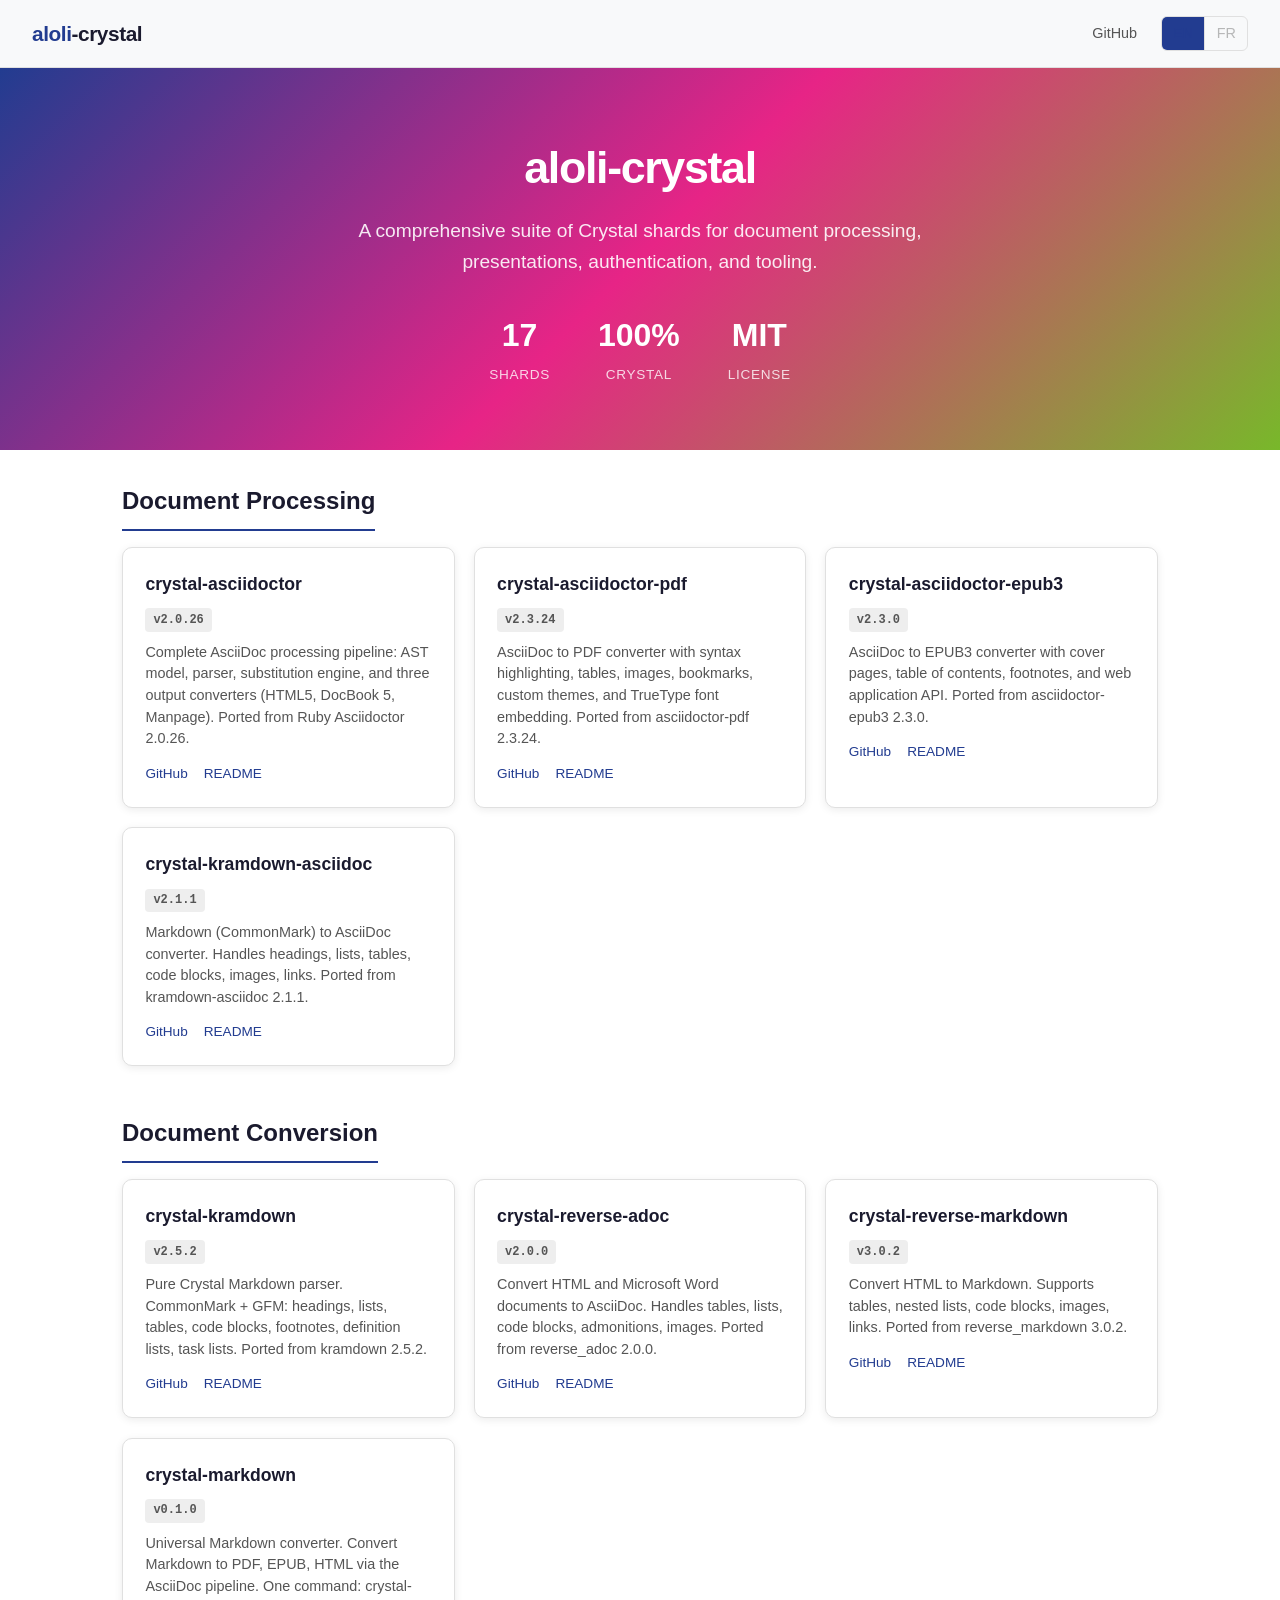
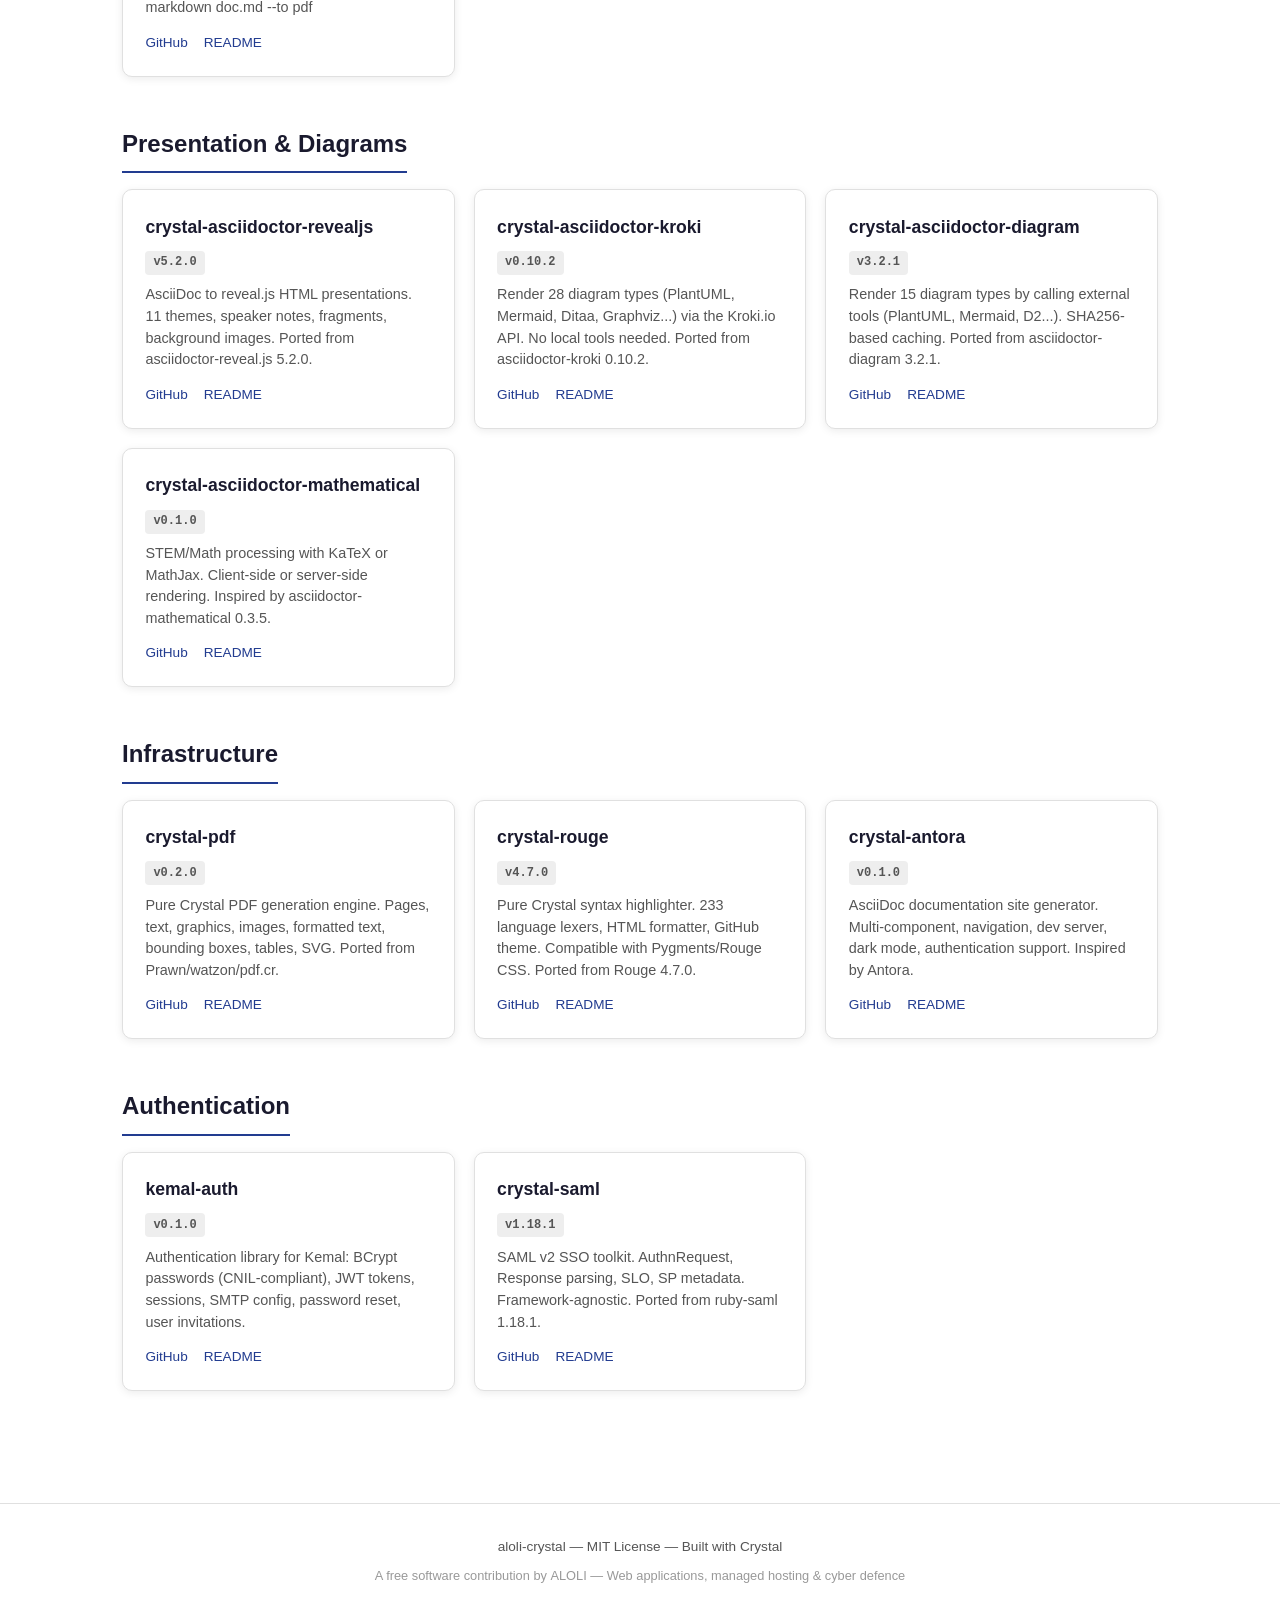
<file: index.html>
<!DOCTYPE html>
<html lang="en">
<head>
  <meta charset="UTF-8">
  <meta name="viewport" content="width=device-width, initial-scale=1.0">
  <title>aloli-crystal -- Crystal Ecosystem</title>
  <meta name="description" content="A comprehensive suite of Crystal shards for document processing, presentations, authentication, and tooling.">
  <link rel="stylesheet" href="css/style.css">
</head>
<body>

<div class="top-bar">
  <div class="logo"><span>aloli</span>-crystal</div>
  <nav>
    <a href="https://github.com/aloli-crystal" target="_blank">GitHub</a>
    <div class="lang-switch">
      <a href="index.html" class="active">EN</a>
      <a href="fr/index.html">FR</a>
    </div>
  </nav>
</div>

<section class="hero">
  <h1>aloli-crystal</h1>
  <p>A comprehensive suite of Crystal shards for document processing, presentations, authentication, and tooling.</p>
  <div class="stats">
    <div class="stat">
      <span class="stat-number">17</span>
      <span class="stat-label">Shards</span>
    </div>
    <div class="stat">
      <span class="stat-number">100%</span>
      <span class="stat-label">Crystal</span>
    </div>
    <div class="stat">
      <span class="stat-number">MIT</span>
      <span class="stat-label">License</span>
    </div>
  </div>
</section>

<div class="container">

  <section class="category">
    <h2>Document Processing</h2>
    <div class="shard-grid">
      <div class="shard-card">
        <h3><a href="https://github.com/aloli-crystal/crystal-asciidoctor">crystal-asciidoctor</a></h3>
        <span class="version">v2.0.26</span>
        <p class="description">Complete AsciiDoc processing pipeline: AST model, parser, substitution engine, and three output converters (HTML5, DocBook 5, Manpage). Ported from Ruby Asciidoctor 2.0.26.</p>
        <div class="links">
          <a href="https://github.com/aloli-crystal/crystal-asciidoctor">GitHub</a>
          <a href="https://github.com/aloli-crystal/crystal-asciidoctor">README</a>
        </div>
      </div>
      <div class="shard-card">
        <h3><a href="https://github.com/aloli-crystal/crystal-asciidoctor-pdf">crystal-asciidoctor-pdf</a></h3>
        <span class="version">v2.3.24</span>
        <p class="description">AsciiDoc to PDF converter with syntax highlighting, tables, images, bookmarks, custom themes, and TrueType font embedding. Ported from asciidoctor-pdf 2.3.24.</p>
        <div class="links">
          <a href="https://github.com/aloli-crystal/crystal-asciidoctor-pdf">GitHub</a>
          <a href="https://github.com/aloli-crystal/crystal-asciidoctor-pdf">README</a>
        </div>
      </div>
      <div class="shard-card">
        <h3><a href="https://github.com/aloli-crystal/crystal-asciidoctor-epub3">crystal-asciidoctor-epub3</a></h3>
        <span class="version">v2.3.0</span>
        <p class="description">AsciiDoc to EPUB3 converter with cover pages, table of contents, footnotes, and web application API. Ported from asciidoctor-epub3 2.3.0.</p>
        <div class="links">
          <a href="https://github.com/aloli-crystal/crystal-asciidoctor-epub3">GitHub</a>
          <a href="https://github.com/aloli-crystal/crystal-asciidoctor-epub3">README</a>
        </div>
      </div>
      <div class="shard-card">
        <h3><a href="https://github.com/aloli-crystal/crystal-kramdown-asciidoc">crystal-kramdown-asciidoc</a></h3>
        <span class="version">v2.1.1</span>
        <p class="description">Markdown (CommonMark) to AsciiDoc converter. Handles headings, lists, tables, code blocks, images, links. Ported from kramdown-asciidoc 2.1.1.</p>
        <div class="links">
          <a href="https://github.com/aloli-crystal/crystal-kramdown-asciidoc">GitHub</a>
          <a href="https://github.com/aloli-crystal/crystal-kramdown-asciidoc">README</a>
        </div>
      </div>
    </div>
  </section>

  <section class="category">
    <h2>Document Conversion</h2>
    <div class="shard-grid">
      <div class="shard-card">
        <h3><a href="https://github.com/aloli-crystal/crystal-kramdown">crystal-kramdown</a></h3>
        <span class="version">v2.5.2</span>
        <p class="description">Pure Crystal Markdown parser. CommonMark + GFM: headings, lists, tables, code blocks, footnotes, definition lists, task lists. Ported from kramdown 2.5.2.</p>
        <div class="links">
          <a href="https://github.com/aloli-crystal/crystal-kramdown">GitHub</a>
          <a href="https://github.com/aloli-crystal/crystal-kramdown">README</a>
        </div>
      </div>
      <div class="shard-card">
        <h3><a href="https://github.com/aloli-crystal/crystal-reverse-adoc">crystal-reverse-adoc</a></h3>
        <span class="version">v2.0.0</span>
        <p class="description">Convert HTML and Microsoft Word documents to AsciiDoc. Handles tables, lists, code blocks, admonitions, images. Ported from reverse_adoc 2.0.0.</p>
        <div class="links">
          <a href="https://github.com/aloli-crystal/crystal-reverse-adoc">GitHub</a>
          <a href="https://github.com/aloli-crystal/crystal-reverse-adoc">README</a>
        </div>
      </div>
      <div class="shard-card">
        <h3><a href="https://github.com/aloli-crystal/crystal-reverse-markdown">crystal-reverse-markdown</a></h3>
        <span class="version">v3.0.2</span>
        <p class="description">Convert HTML to Markdown. Supports tables, nested lists, code blocks, images, links. Ported from reverse_markdown 3.0.2.</p>
        <div class="links">
          <a href="https://github.com/aloli-crystal/crystal-reverse-markdown">GitHub</a>
          <a href="https://github.com/aloli-crystal/crystal-reverse-markdown">README</a>
        </div>
      </div>
      <div class="shard-card">
        <h3><a href="https://github.com/aloli-crystal/crystal-markdown">crystal-markdown</a></h3>
        <span class="version">v0.1.0</span>
        <p class="description">Universal Markdown converter. Convert Markdown to PDF, EPUB, HTML via the AsciiDoc pipeline. One command: crystal-markdown doc.md --to pdf</p>
        <div class="links">
          <a href="https://github.com/aloli-crystal/crystal-markdown">GitHub</a>
          <a href="https://github.com/aloli-crystal/crystal-markdown">README</a>
        </div>
      </div>
    </div>
  </section>

  <section class="category">
    <h2>Presentation & Diagrams</h2>
    <div class="shard-grid">
      <div class="shard-card">
        <h3><a href="https://github.com/aloli-crystal/crystal-asciidoctor-revealjs">crystal-asciidoctor-revealjs</a></h3>
        <span class="version">v5.2.0</span>
        <p class="description">AsciiDoc to reveal.js HTML presentations. 11 themes, speaker notes, fragments, background images. Ported from asciidoctor-reveal.js 5.2.0.</p>
        <div class="links">
          <a href="https://github.com/aloli-crystal/crystal-asciidoctor-revealjs">GitHub</a>
          <a href="https://github.com/aloli-crystal/crystal-asciidoctor-revealjs">README</a>
        </div>
      </div>
      <div class="shard-card">
        <h3><a href="https://github.com/aloli-crystal/crystal-asciidoctor-kroki">crystal-asciidoctor-kroki</a></h3>
        <span class="version">v0.10.2</span>
        <p class="description">Render 28 diagram types (PlantUML, Mermaid, Ditaa, Graphviz...) via the Kroki.io API. No local tools needed. Ported from asciidoctor-kroki 0.10.2.</p>
        <div class="links">
          <a href="https://github.com/aloli-crystal/crystal-asciidoctor-kroki">GitHub</a>
          <a href="https://github.com/aloli-crystal/crystal-asciidoctor-kroki">README</a>
        </div>
      </div>
      <div class="shard-card">
        <h3><a href="https://github.com/aloli-crystal/crystal-asciidoctor-diagram">crystal-asciidoctor-diagram</a></h3>
        <span class="version">v3.2.1</span>
        <p class="description">Render 15 diagram types by calling external tools (PlantUML, Mermaid, D2...). SHA256-based caching. Ported from asciidoctor-diagram 3.2.1.</p>
        <div class="links">
          <a href="https://github.com/aloli-crystal/crystal-asciidoctor-diagram">GitHub</a>
          <a href="https://github.com/aloli-crystal/crystal-asciidoctor-diagram">README</a>
        </div>
      </div>
      <div class="shard-card">
        <h3><a href="https://github.com/aloli-crystal/crystal-asciidoctor-mathematical">crystal-asciidoctor-mathematical</a></h3>
        <span class="version">v0.1.0</span>
        <p class="description">STEM/Math processing with KaTeX or MathJax. Client-side or server-side rendering. Inspired by asciidoctor-mathematical 0.3.5.</p>
        <div class="links">
          <a href="https://github.com/aloli-crystal/crystal-asciidoctor-mathematical">GitHub</a>
          <a href="https://github.com/aloli-crystal/crystal-asciidoctor-mathematical">README</a>
        </div>
      </div>
    </div>
  </section>

  <section class="category">
    <h2>Infrastructure</h2>
    <div class="shard-grid">
      <div class="shard-card">
        <h3><a href="https://github.com/aloli-crystal/crystal-pdf">crystal-pdf</a></h3>
        <span class="version">v0.2.0</span>
        <p class="description">Pure Crystal PDF generation engine. Pages, text, graphics, images, formatted text, bounding boxes, tables, SVG. Ported from Prawn/watzon/pdf.cr.</p>
        <div class="links">
          <a href="https://github.com/aloli-crystal/crystal-pdf">GitHub</a>
          <a href="https://github.com/aloli-crystal/crystal-pdf">README</a>
        </div>
      </div>
      <div class="shard-card">
        <h3><a href="https://github.com/aloli-crystal/crystal-rouge">crystal-rouge</a></h3>
        <span class="version">v4.7.0</span>
        <p class="description">Pure Crystal syntax highlighter. 233 language lexers, HTML formatter, GitHub theme. Compatible with Pygments/Rouge CSS. Ported from Rouge 4.7.0.</p>
        <div class="links">
          <a href="https://github.com/aloli-crystal/crystal-rouge">GitHub</a>
          <a href="https://github.com/aloli-crystal/crystal-rouge">README</a>
        </div>
      </div>
      <div class="shard-card">
        <h3><a href="https://github.com/aloli-crystal/crystal-antora">crystal-antora</a></h3>
        <span class="version">v0.1.0</span>
        <p class="description">AsciiDoc documentation site generator. Multi-component, navigation, dev server, dark mode, authentication support. Inspired by Antora.</p>
        <div class="links">
          <a href="https://github.com/aloli-crystal/crystal-antora">GitHub</a>
          <a href="https://github.com/aloli-crystal/crystal-antora">README</a>
        </div>
      </div>
    </div>
  </section>

  <section class="category">
    <h2>Authentication</h2>
    <div class="shard-grid">
      <div class="shard-card">
        <h3><a href="https://github.com/aloli-crystal/kemal-auth">kemal-auth</a></h3>
        <span class="version">v0.1.0</span>
        <p class="description">Authentication library for Kemal: BCrypt passwords (CNIL-compliant), JWT tokens, sessions, SMTP config, password reset, user invitations.</p>
        <div class="links">
          <a href="https://github.com/aloli-crystal/kemal-auth">GitHub</a>
          <a href="https://github.com/aloli-crystal/kemal-auth">README</a>
        </div>
      </div>
      <div class="shard-card">
        <h3><a href="https://github.com/aloli-crystal/crystal-saml">crystal-saml</a></h3>
        <span class="version">v1.18.1</span>
        <p class="description">SAML v2 SSO toolkit. AuthnRequest, Response parsing, SLO, SP metadata. Framework-agnostic. Ported from ruby-saml 1.18.1.</p>
        <div class="links">
          <a href="https://github.com/aloli-crystal/crystal-saml">GitHub</a>
          <a href="https://github.com/aloli-crystal/crystal-saml">README</a>
        </div>
      </div>
    </div>
  </section>

</div>

<footer>
  <p>aloli-crystal — MIT License — Built with Crystal</p>
  <p class="aloli">A free software contribution by <a href="https://aloli.fr" target="_blank">ALOLI</a> — Web applications, managed hosting & cyber defence</p>
</footer>

</body>
</html>
</file>
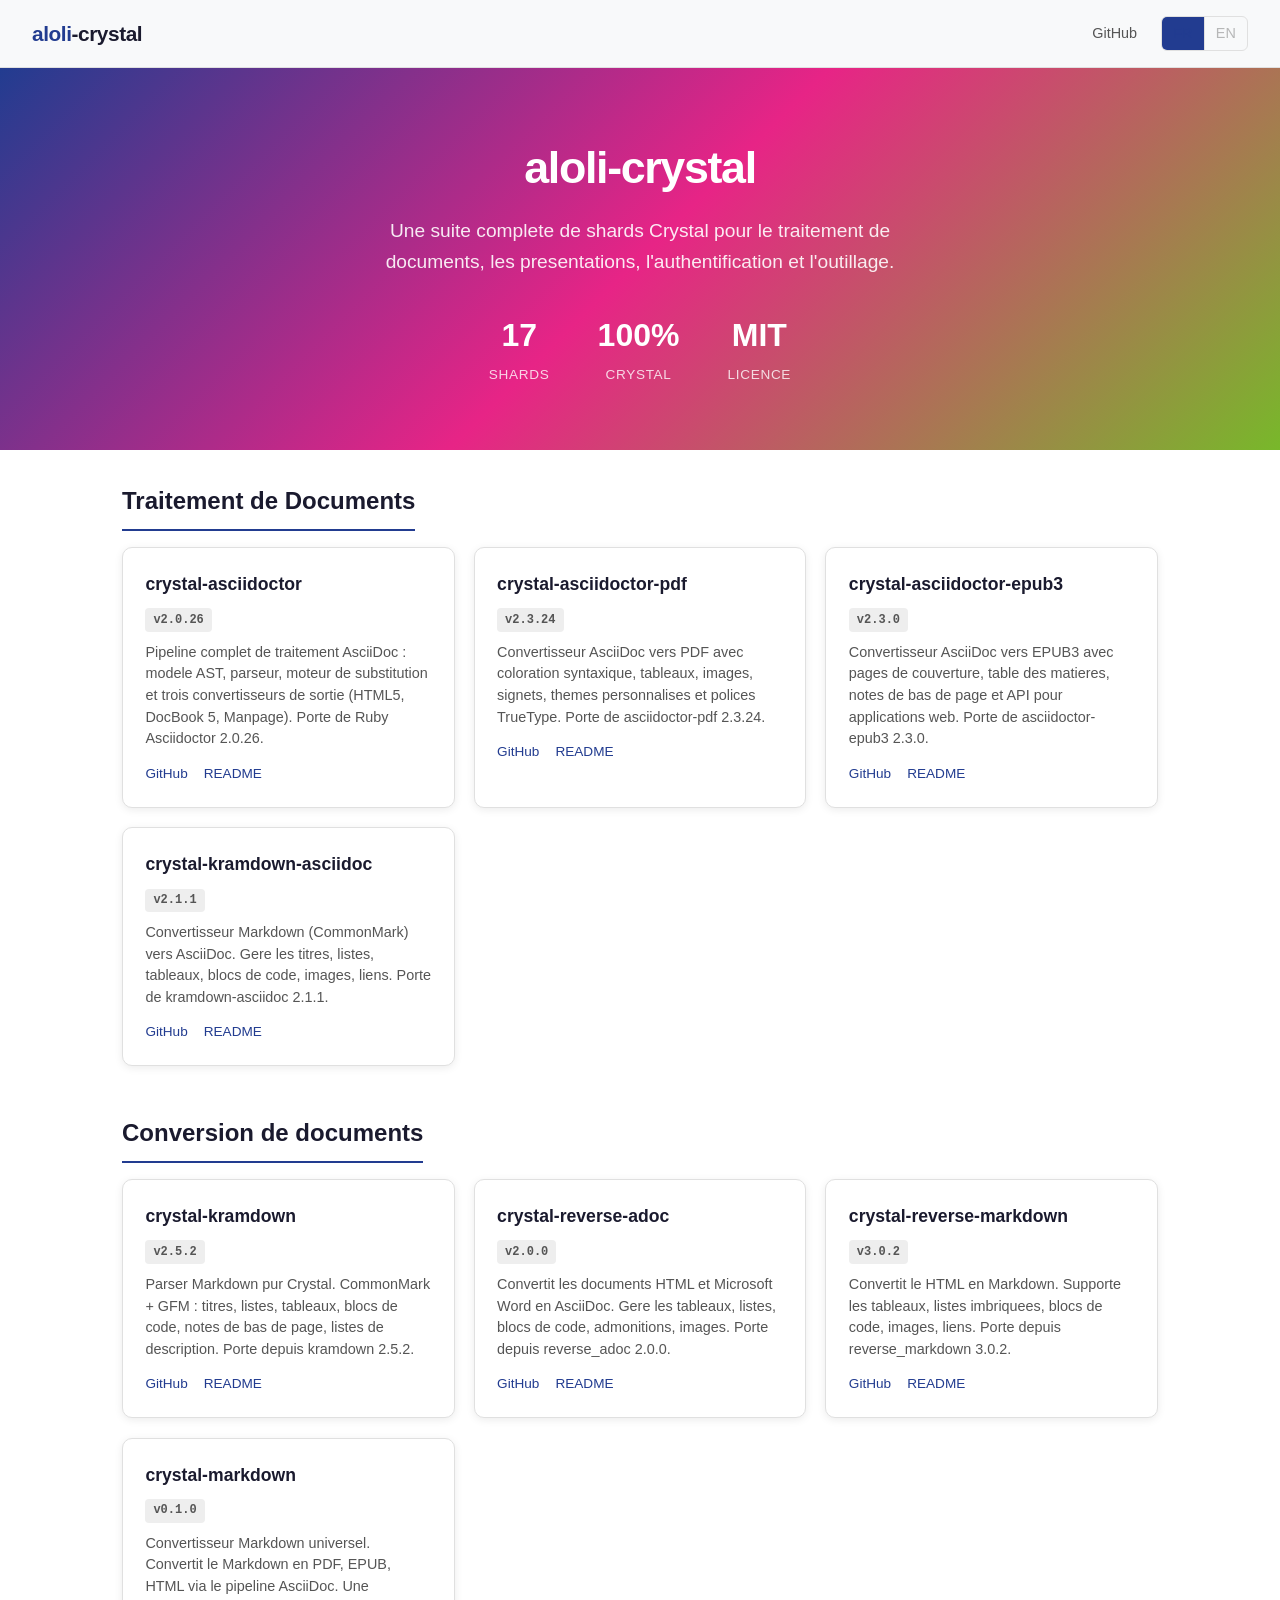
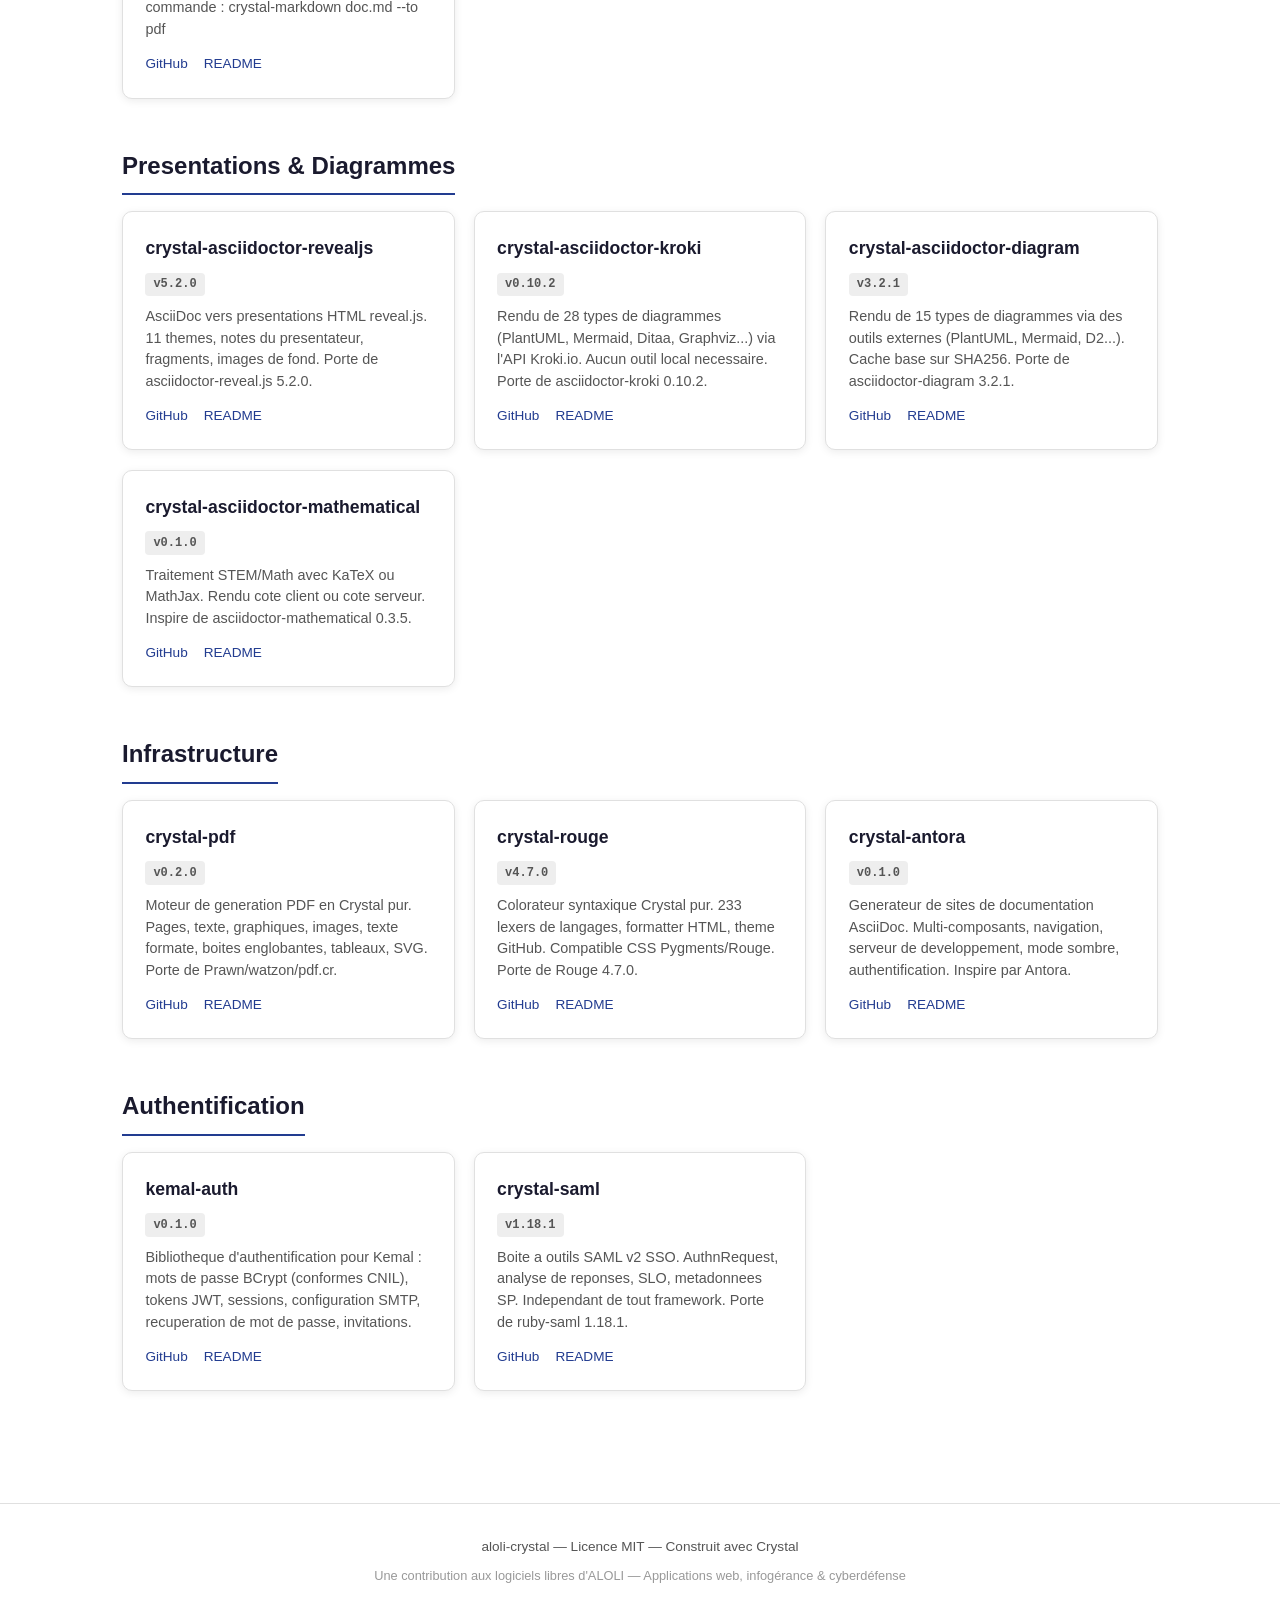
<file: fr/index.html>
<!DOCTYPE html>
<html lang="fr">
<head>
  <meta charset="UTF-8">
  <meta name="viewport" content="width=device-width, initial-scale=1.0">
  <title>aloli-crystal -- Ecosysteme Crystal</title>
  <meta name="description" content="Une suite complete de shards Crystal pour le traitement de documents, les presentations, l'authentification et l'outillage.">
  <link rel="stylesheet" href="../css/style.css">
</head>
<body>

<div class="top-bar">
  <div class="logo"><span>aloli</span>-crystal</div>
  <nav>
    <a href="https://github.com/aloli-crystal" target="_blank">GitHub</a>
    <div class="lang-switch">
      <a href="index.html" class="active">FR</a>
      <a href="../index.html">EN</a>
    </div>
  </nav>
</div>

<section class="hero">
  <h1>aloli-crystal</h1>
  <p>Une suite complete de shards Crystal pour le traitement de documents, les presentations, l'authentification et l'outillage.</p>
  <div class="stats">
    <div class="stat">
      <span class="stat-number">17</span>
      <span class="stat-label">Shards</span>
    </div>
    <div class="stat">
      <span class="stat-number">100%</span>
      <span class="stat-label">Crystal</span>
    </div>
    <div class="stat">
      <span class="stat-number">MIT</span>
      <span class="stat-label">Licence</span>
    </div>
  </div>
</section>

<div class="container">

  <section class="category">
    <h2>Traitement de Documents</h2>
    <div class="shard-grid">
      <div class="shard-card">
        <h3><a href="https://github.com/aloli-crystal/crystal-asciidoctor">crystal-asciidoctor</a></h3>
        <span class="version">v2.0.26</span>
        <p class="description">Pipeline complet de traitement AsciiDoc : modele AST, parseur, moteur de substitution et trois convertisseurs de sortie (HTML5, DocBook 5, Manpage). Porte de Ruby Asciidoctor 2.0.26.</p>
        <div class="links">
          <a href="https://github.com/aloli-crystal/crystal-asciidoctor">GitHub</a>
          <a href="https://github.com/aloli-crystal/crystal-asciidoctor">README</a>
        </div>
      </div>
      <div class="shard-card">
        <h3><a href="https://github.com/aloli-crystal/crystal-asciidoctor-pdf">crystal-asciidoctor-pdf</a></h3>
        <span class="version">v2.3.24</span>
        <p class="description">Convertisseur AsciiDoc vers PDF avec coloration syntaxique, tableaux, images, signets, themes personnalises et polices TrueType. Porte de asciidoctor-pdf 2.3.24.</p>
        <div class="links">
          <a href="https://github.com/aloli-crystal/crystal-asciidoctor-pdf">GitHub</a>
          <a href="https://github.com/aloli-crystal/crystal-asciidoctor-pdf">README</a>
        </div>
      </div>
      <div class="shard-card">
        <h3><a href="https://github.com/aloli-crystal/crystal-asciidoctor-epub3">crystal-asciidoctor-epub3</a></h3>
        <span class="version">v2.3.0</span>
        <p class="description">Convertisseur AsciiDoc vers EPUB3 avec pages de couverture, table des matieres, notes de bas de page et API pour applications web. Porte de asciidoctor-epub3 2.3.0.</p>
        <div class="links">
          <a href="https://github.com/aloli-crystal/crystal-asciidoctor-epub3">GitHub</a>
          <a href="https://github.com/aloli-crystal/crystal-asciidoctor-epub3">README</a>
        </div>
      </div>
      <div class="shard-card">
        <h3><a href="https://github.com/aloli-crystal/crystal-kramdown-asciidoc">crystal-kramdown-asciidoc</a></h3>
        <span class="version">v2.1.1</span>
        <p class="description">Convertisseur Markdown (CommonMark) vers AsciiDoc. Gere les titres, listes, tableaux, blocs de code, images, liens. Porte de kramdown-asciidoc 2.1.1.</p>
        <div class="links">
          <a href="https://github.com/aloli-crystal/crystal-kramdown-asciidoc">GitHub</a>
          <a href="https://github.com/aloli-crystal/crystal-kramdown-asciidoc">README</a>
        </div>
      </div>
    </div>
  </section>

  <section class="category">
    <h2>Conversion de documents</h2>
    <div class="shard-grid">
      <div class="shard-card">
        <h3><a href="https://github.com/aloli-crystal/crystal-kramdown">crystal-kramdown</a></h3>
        <span class="version">v2.5.2</span>
        <p class="description">Parser Markdown pur Crystal. CommonMark + GFM : titres, listes, tableaux, blocs de code, notes de bas de page, listes de description. Porte depuis kramdown 2.5.2.</p>
        <div class="links">
          <a href="https://github.com/aloli-crystal/crystal-kramdown">GitHub</a>
          <a href="https://github.com/aloli-crystal/crystal-kramdown">README</a>
        </div>
      </div>
      <div class="shard-card">
        <h3><a href="https://github.com/aloli-crystal/crystal-reverse-adoc">crystal-reverse-adoc</a></h3>
        <span class="version">v2.0.0</span>
        <p class="description">Convertit les documents HTML et Microsoft Word en AsciiDoc. Gere les tableaux, listes, blocs de code, admonitions, images. Porte depuis reverse_adoc 2.0.0.</p>
        <div class="links">
          <a href="https://github.com/aloli-crystal/crystal-reverse-adoc">GitHub</a>
          <a href="https://github.com/aloli-crystal/crystal-reverse-adoc">README</a>
        </div>
      </div>
      <div class="shard-card">
        <h3><a href="https://github.com/aloli-crystal/crystal-reverse-markdown">crystal-reverse-markdown</a></h3>
        <span class="version">v3.0.2</span>
        <p class="description">Convertit le HTML en Markdown. Supporte les tableaux, listes imbriquees, blocs de code, images, liens. Porte depuis reverse_markdown 3.0.2.</p>
        <div class="links">
          <a href="https://github.com/aloli-crystal/crystal-reverse-markdown">GitHub</a>
          <a href="https://github.com/aloli-crystal/crystal-reverse-markdown">README</a>
        </div>
      </div>
      <div class="shard-card">
        <h3><a href="https://github.com/aloli-crystal/crystal-markdown">crystal-markdown</a></h3>
        <span class="version">v0.1.0</span>
        <p class="description">Convertisseur Markdown universel. Convertit le Markdown en PDF, EPUB, HTML via le pipeline AsciiDoc. Une commande : crystal-markdown doc.md --to pdf</p>
        <div class="links">
          <a href="https://github.com/aloli-crystal/crystal-markdown">GitHub</a>
          <a href="https://github.com/aloli-crystal/crystal-markdown">README</a>
        </div>
      </div>
    </div>
  </section>

  <section class="category">
    <h2>Presentations & Diagrammes</h2>
    <div class="shard-grid">
      <div class="shard-card">
        <h3><a href="https://github.com/aloli-crystal/crystal-asciidoctor-revealjs">crystal-asciidoctor-revealjs</a></h3>
        <span class="version">v5.2.0</span>
        <p class="description">AsciiDoc vers presentations HTML reveal.js. 11 themes, notes du presentateur, fragments, images de fond. Porte de asciidoctor-reveal.js 5.2.0.</p>
        <div class="links">
          <a href="https://github.com/aloli-crystal/crystal-asciidoctor-revealjs">GitHub</a>
          <a href="https://github.com/aloli-crystal/crystal-asciidoctor-revealjs">README</a>
        </div>
      </div>
      <div class="shard-card">
        <h3><a href="https://github.com/aloli-crystal/crystal-asciidoctor-kroki">crystal-asciidoctor-kroki</a></h3>
        <span class="version">v0.10.2</span>
        <p class="description">Rendu de 28 types de diagrammes (PlantUML, Mermaid, Ditaa, Graphviz...) via l'API Kroki.io. Aucun outil local necessaire. Porte de asciidoctor-kroki 0.10.2.</p>
        <div class="links">
          <a href="https://github.com/aloli-crystal/crystal-asciidoctor-kroki">GitHub</a>
          <a href="https://github.com/aloli-crystal/crystal-asciidoctor-kroki">README</a>
        </div>
      </div>
      <div class="shard-card">
        <h3><a href="https://github.com/aloli-crystal/crystal-asciidoctor-diagram">crystal-asciidoctor-diagram</a></h3>
        <span class="version">v3.2.1</span>
        <p class="description">Rendu de 15 types de diagrammes via des outils externes (PlantUML, Mermaid, D2...). Cache base sur SHA256. Porte de asciidoctor-diagram 3.2.1.</p>
        <div class="links">
          <a href="https://github.com/aloli-crystal/crystal-asciidoctor-diagram">GitHub</a>
          <a href="https://github.com/aloli-crystal/crystal-asciidoctor-diagram">README</a>
        </div>
      </div>
      <div class="shard-card">
        <h3><a href="https://github.com/aloli-crystal/crystal-asciidoctor-mathematical">crystal-asciidoctor-mathematical</a></h3>
        <span class="version">v0.1.0</span>
        <p class="description">Traitement STEM/Math avec KaTeX ou MathJax. Rendu cote client ou cote serveur. Inspire de asciidoctor-mathematical 0.3.5.</p>
        <div class="links">
          <a href="https://github.com/aloli-crystal/crystal-asciidoctor-mathematical">GitHub</a>
          <a href="https://github.com/aloli-crystal/crystal-asciidoctor-mathematical">README</a>
        </div>
      </div>
    </div>
  </section>

  <section class="category">
    <h2>Infrastructure</h2>
    <div class="shard-grid">
      <div class="shard-card">
        <h3><a href="https://github.com/aloli-crystal/crystal-pdf">crystal-pdf</a></h3>
        <span class="version">v0.2.0</span>
        <p class="description">Moteur de generation PDF en Crystal pur. Pages, texte, graphiques, images, texte formate, boites englobantes, tableaux, SVG. Porte de Prawn/watzon/pdf.cr.</p>
        <div class="links">
          <a href="https://github.com/aloli-crystal/crystal-pdf">GitHub</a>
          <a href="https://github.com/aloli-crystal/crystal-pdf">README</a>
        </div>
      </div>
      <div class="shard-card">
        <h3><a href="https://github.com/aloli-crystal/crystal-rouge">crystal-rouge</a></h3>
        <span class="version">v4.7.0</span>
        <p class="description">Colorateur syntaxique Crystal pur. 233 lexers de langages, formatter HTML, theme GitHub. Compatible CSS Pygments/Rouge. Porte de Rouge 4.7.0.</p>
        <div class="links">
          <a href="https://github.com/aloli-crystal/crystal-rouge">GitHub</a>
          <a href="https://github.com/aloli-crystal/crystal-rouge">README</a>
        </div>
      </div>
      <div class="shard-card">
        <h3><a href="https://github.com/aloli-crystal/crystal-antora">crystal-antora</a></h3>
        <span class="version">v0.1.0</span>
        <p class="description">Generateur de sites de documentation AsciiDoc. Multi-composants, navigation, serveur de developpement, mode sombre, authentification. Inspire par Antora.</p>
        <div class="links">
          <a href="https://github.com/aloli-crystal/crystal-antora">GitHub</a>
          <a href="https://github.com/aloli-crystal/crystal-antora">README</a>
        </div>
      </div>
    </div>
  </section>

  <section class="category">
    <h2>Authentification</h2>
    <div class="shard-grid">
      <div class="shard-card">
        <h3><a href="https://github.com/aloli-crystal/kemal-auth">kemal-auth</a></h3>
        <span class="version">v0.1.0</span>
        <p class="description">Bibliotheque d'authentification pour Kemal : mots de passe BCrypt (conformes CNIL), tokens JWT, sessions, configuration SMTP, recuperation de mot de passe, invitations.</p>
        <div class="links">
          <a href="https://github.com/aloli-crystal/kemal-auth">GitHub</a>
          <a href="https://github.com/aloli-crystal/kemal-auth">README</a>
        </div>
      </div>
      <div class="shard-card">
        <h3><a href="https://github.com/aloli-crystal/crystal-saml">crystal-saml</a></h3>
        <span class="version">v1.18.1</span>
        <p class="description">Boite a outils SAML v2 SSO. AuthnRequest, analyse de reponses, SLO, metadonnees SP. Independant de tout framework. Porte de ruby-saml 1.18.1.</p>
        <div class="links">
          <a href="https://github.com/aloli-crystal/crystal-saml">GitHub</a>
          <a href="https://github.com/aloli-crystal/crystal-saml">README</a>
        </div>
      </div>
    </div>
  </section>

</div>

<footer>
  <p>aloli-crystal — Licence MIT — Construit avec Crystal</p>
  <p class="aloli">Une contribution aux logiciels libres d'<a href="https://aloli.fr" target="_blank">ALOLI</a> — Applications web, infogérance & cyberdéfense</p>
</footer>

</body>
</html>
</file>
<file: css/style.css>
:root {
  --bg: #ffffff;
  --bg-secondary: #f8f9fa;
  --bg-card: #ffffff;
  --text: #1a1a2e;
  --text-secondary: #555;
  --accent: #223C90;
  --accent-hover: #E72486;
  --border: #e0e0e0;
  --shadow: 0 2px 8px rgba(0, 0, 0, 0.08);
  --shadow-hover: 0 4px 16px rgba(0, 0, 0, 0.12);
  --radius: 10px;
  --code-bg: #f1f1f1;
  --tag-bg: #eee;
  --tag-text: #555;
  --hero-gradient: linear-gradient(135deg, #223C90 0%, #E72486 50%, #78B82A 100%);
}

@media (prefers-color-scheme: dark) {
  :root {
    --bg: #0f0f23;
    --bg-secondary: #1a1a2e;
    --bg-card: #16213e;
    --text: #e0e0e0;
    --text-secondary: #a0a0a0;
    --accent: #E72486;
    --accent-hover: #78B82A;
    --border: #2a2a4a;
    --shadow: 0 2px 8px rgba(0, 0, 0, 0.3);
    --shadow-hover: 0 4px 16px rgba(0, 0, 0, 0.4);
    --code-bg: #1e1e3f;
    --tag-bg: #2a2a4a;
    --tag-text: #a0a0a0;
  }
}

*, *::before, *::after {
  box-sizing: border-box;
  margin: 0;
  padding: 0;
}

body {
  font-family: -apple-system, BlinkMacSystemFont, 'Segoe UI', Roboto, Oxygen, Ubuntu, sans-serif;
  background: var(--bg);
  color: var(--text);
  line-height: 1.6;
  -webkit-font-smoothing: antialiased;
}

a {
  color: var(--accent);
  text-decoration: none;
  transition: color 0.2s;
}

a:hover {
  color: var(--accent-hover);
}

/* Header / Nav */
.top-bar {
  display: flex;
  justify-content: space-between;
  align-items: center;
  padding: 1rem 2rem;
  background: var(--bg-secondary);
  border-bottom: 1px solid var(--border);
  position: sticky;
  top: 0;
  z-index: 100;
  backdrop-filter: blur(10px);
}

.top-bar .logo {
  font-size: 1.3rem;
  font-weight: 700;
  color: var(--text);
  letter-spacing: -0.02em;
}

.top-bar .logo span {
  color: var(--accent);
}

.top-bar nav {
  display: flex;
  gap: 1.5rem;
  align-items: center;
}

.top-bar nav a {
  color: var(--text-secondary);
  font-size: 0.9rem;
  font-weight: 500;
  transition: color 0.2s;
}

.top-bar nav a:hover,
.top-bar nav a.active {
  color: var(--accent);
}

.lang-switch {
  display: inline-flex;
  gap: 0;
  border: 1px solid var(--border);
  border-radius: 6px;
  overflow: hidden;
}

.lang-switch a {
  padding: 0.3rem 0.7rem;
  font-size: 0.8rem;
  font-weight: 600;
  color: var(--text-secondary);
  background: transparent;
  border-right: 1px solid var(--border);
}

.lang-switch a:last-child {
  border-right: none;
}

.lang-switch a.active {
  background: var(--accent);
  color: #fff;
}

.lang-switch a:not(.active) {
  opacity: 0.4;
}

.lang-switch a:not(.active):hover {
  opacity: 0.8;
}

/* Hero */
.hero {
  background: var(--hero-gradient);
  padding: 4rem 2rem;
  text-align: center;
  color: #fff;
}

.hero h1 {
  font-size: 2.8rem;
  font-weight: 800;
  margin-bottom: 0.8rem;
  letter-spacing: -0.03em;
}

.hero p {
  font-size: 1.2rem;
  opacity: 0.9;
  max-width: 600px;
  margin: 0 auto;
}

.hero .stats {
  display: flex;
  justify-content: center;
  gap: 3rem;
  margin-top: 2rem;
}

.hero .stat {
  text-align: center;
}

.hero .stat-number {
  font-size: 2rem;
  font-weight: 800;
  display: block;
}

.hero .stat-label {
  font-size: 0.85rem;
  opacity: 0.8;
  text-transform: uppercase;
  letter-spacing: 0.05em;
}

/* Main content */
.container {
  max-width: 1100px;
  margin: 0 auto;
  padding: 2rem;
}

/* Category sections */
.category {
  margin-bottom: 3rem;
}

.category h2 {
  font-size: 1.5rem;
  font-weight: 700;
  color: var(--text);
  margin-bottom: 1rem;
  padding-bottom: 0.5rem;
  border-bottom: 2px solid var(--accent);
  display: inline-block;
}

/* Shard cards */
.shard-grid {
  display: grid;
  grid-template-columns: repeat(auto-fill, minmax(320px, 1fr));
  gap: 1.2rem;
}

.shard-card {
  background: var(--bg-card);
  border: 1px solid var(--border);
  border-radius: var(--radius);
  padding: 1.4rem;
  box-shadow: var(--shadow);
  transition: box-shadow 0.2s, transform 0.2s;
}

.shard-card:hover {
  box-shadow: var(--shadow-hover);
  transform: translateY(-2px);
}

.shard-card h3 {
  font-size: 1.1rem;
  font-weight: 700;
  margin-bottom: 0.4rem;
}

.shard-card h3 a {
  color: var(--text);
}

.shard-card h3 a:hover {
  color: var(--accent);
}

.shard-card .version {
  display: inline-block;
  background: var(--tag-bg);
  color: var(--tag-text);
  padding: 0.15rem 0.5rem;
  border-radius: 4px;
  font-size: 0.75rem;
  font-weight: 600;
  font-family: 'SF Mono', 'Fira Code', monospace;
  margin-bottom: 0.6rem;
}

.shard-card .description {
  color: var(--text-secondary);
  font-size: 0.9rem;
  line-height: 1.5;
  margin-bottom: 0.8rem;
}

.shard-card .links {
  display: flex;
  gap: 1rem;
  font-size: 0.85rem;
}

.shard-card .links a {
  font-weight: 500;
}

/* Footer */
footer {
  text-align: center;
  padding: 2rem;
  color: var(--text-secondary);
  font-size: 0.85rem;
  border-top: 1px solid var(--border);
  margin-top: 2rem;
}

footer a {
  color: var(--text-secondary);
  font-weight: 500;
}

footer a:hover {
  color: var(--accent);
}

footer .aloli {
  margin-top: 0.5rem;
  font-size: 0.8rem;
  opacity: 0.6;
}

/* Responsive */
@media (max-width: 768px) {
  .hero h1 {
    font-size: 2rem;
  }
  .hero .stats {
    gap: 1.5rem;
  }
  .shard-grid {
    grid-template-columns: 1fr;
  }
  .top-bar {
    flex-wrap: wrap;
    gap: 0.5rem;
  }
}
</file>
